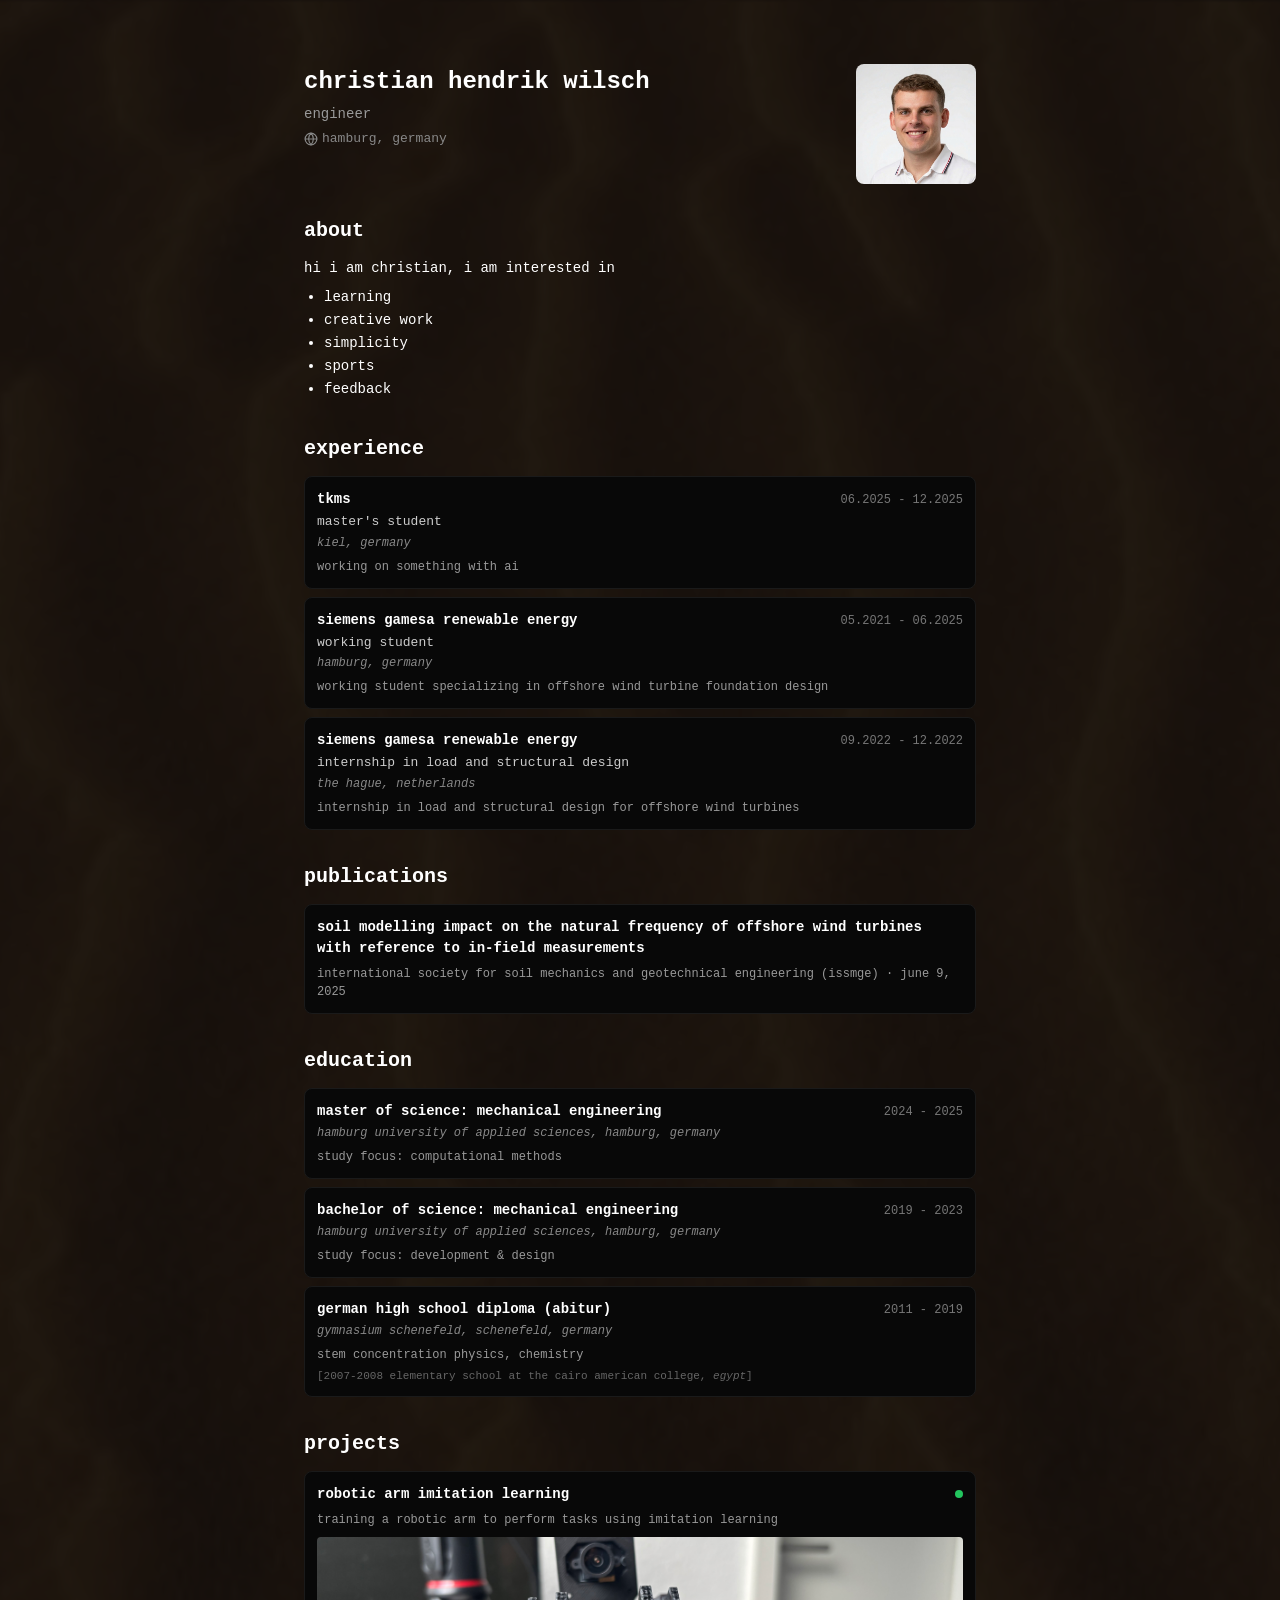
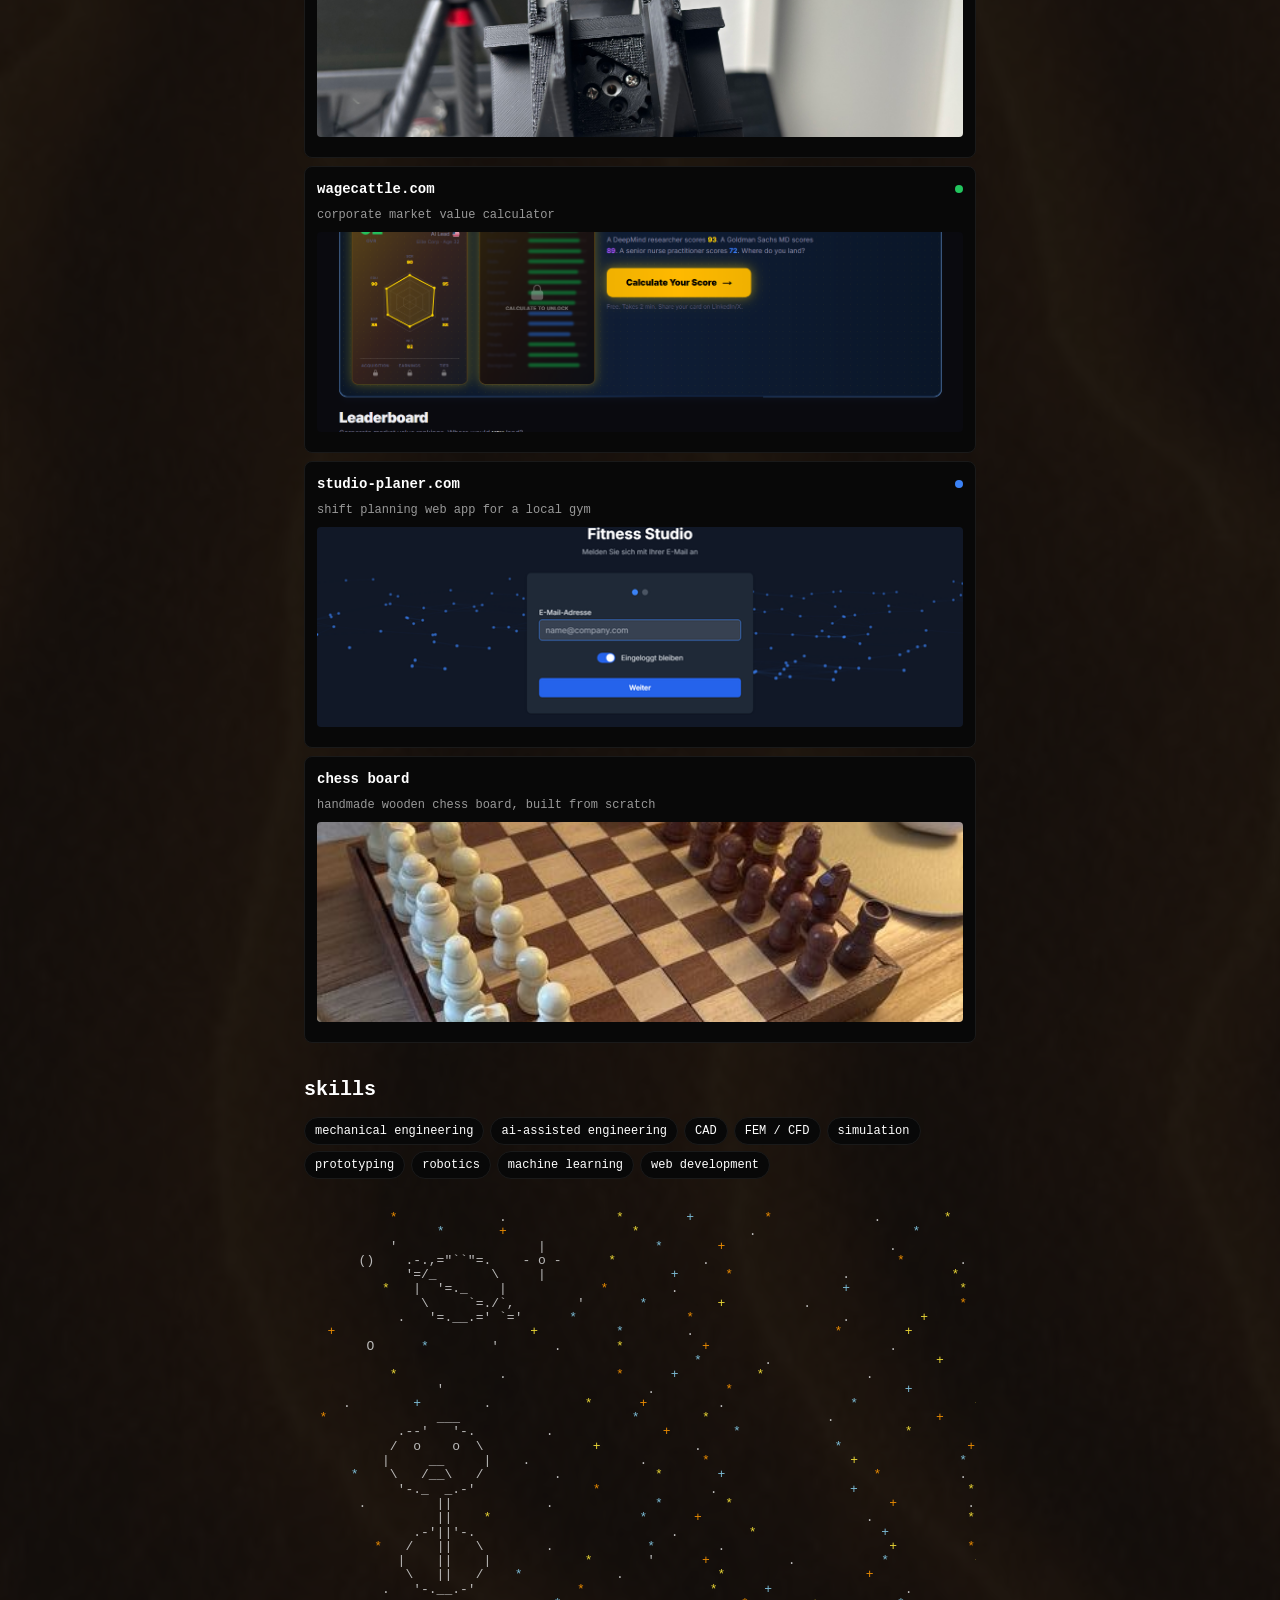
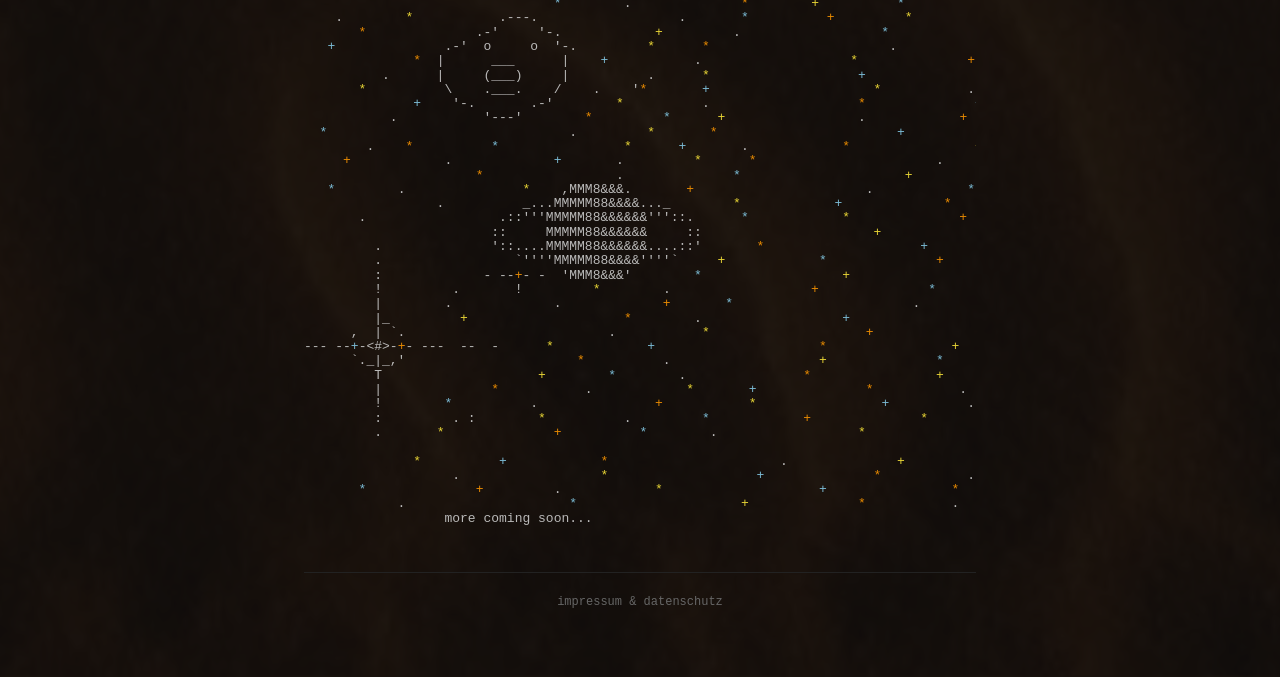
<file: index.html>
<!DOCTYPE html>
<html lang="en">
<head>
    <meta charset="UTF-8">
    <meta name="viewport" content="width=device-width, initial-scale=1.0">
    <title>christian hendrik wilsch</title>
    <link rel="icon" href="smile.png" type="image/png">
    <link rel="stylesheet" href="styles.css">
</head>
<body>

    <div class="container">
        <header class="header">
            <div class="header-left">
                <h1>christian hendrik wilsch</h1>
                <p class="tagline">engineer</p>
                <p class="location">
                    <svg xmlns="http://www.w3.org/2000/svg" width="14" height="14" viewBox="0 0 24 24" fill="none" stroke="currentColor" stroke-width="2" stroke-linecap="round" stroke-linejoin="round"><circle cx="12" cy="12" r="10"/><path d="M2 12h20"/><path d="M12 2a15.3 15.3 0 0 1 4 10 15.3 15.3 0 0 1-4 10 15.3 15.3 0 0 1-4-10 15.3 15.3 0 0 1 4-10z"/></svg>
                    hamburg, germany
                </p>
            </div>
            <img src="pic.png" alt="christian" class="header-pic">
        </header>

        <main>
            <section class="section about">
                <h2>about</h2>
                <p>hi i am christian, i am interested in</p>
                <ul>
                    <li>learning</li>
                    <li>creative work</li>
                    <li>simplicity</li>
                    <li>sports</li>
                    <li>feedback</li>
                </ul>
            </section>

            <section class="section">
                <h2>experience</h2>
                <div class="card">
                    <div class="card-header">
                        <h3>tkms</h3>
                        <span class="card-date">06.2025 - 12.2025</span>
                    </div>
                    <p class="card-subtitle">master's student</p>
                    <p class="card-location">kiel, germany</p>
                    <p class="card-description">working on something with ai</p>
                </div>
                <div class="card">
                    <div class="card-header">
                        <h3>siemens gamesa renewable energy</h3>
                        <span class="card-date">05.2021 - 06.2025</span>
                    </div>
                    <p class="card-subtitle">working student</p>
                    <p class="card-location">hamburg, germany</p>
                    <p class="card-description">working student specializing in offshore wind turbine foundation design</p>
                </div>
                <div class="card">
                    <div class="card-header">
                        <h3>siemens gamesa renewable energy</h3>
                        <span class="card-date">09.2022 - 12.2022</span>
                    </div>
                    <p class="card-subtitle">internship in load and structural design</p>
                    <p class="card-location">the hague, netherlands</p>
                    <p class="card-description">internship in load and structural design for offshore wind turbines</p>
                </div>
            </section>

            <section class="section">
                <h2>publications</h2>
                <div class="card card-clickable">
                    <a href="https://www.issmge.org/uploads/publications/132/133/ISFOG2025-403.pdf" target="_blank" class="card-stretch-link"></a>
                    <div class="card-header">
                        <h3>soil modelling impact on the natural frequency of offshore wind turbines with reference to in-field measurements</h3>
                    </div>
                    <p class="card-description">international society for soil mechanics and geotechnical engineering (issmge) · june 9, 2025</p>
                </div>
            </section>

            <section class="section">
                <h2>education</h2>
                <div class="card">
                    <div class="card-header">
                        <h3>master of science: mechanical engineering</h3>
                        <span class="card-date">2024 - 2025</span>
                    </div>
                    <p class="card-location">hamburg university of applied sciences, hamburg, germany</p>
                    <p class="card-description">study focus: computational methods</p>
                </div>
                <div class="card">
                    <div class="card-header">
                        <h3>bachelor of science: mechanical engineering</h3>
                        <span class="card-date">2019 - 2023</span>
                    </div>
                    <p class="card-location">hamburg university of applied sciences, hamburg, germany</p>
                    <p class="card-description">study focus: development & design</p>
                </div>
                <div class="card">
                    <div class="card-header">
                        <h3>german high school diploma (abitur)</h3>
                        <span class="card-date">2011 - 2019</span>
                    </div>
                    <p class="card-location">gymnasium schenefeld, schenefeld, germany</p>
                    <p class="card-description">stem concentration physics, chemistry</p>
                    <p class="card-note">[2007-2008 elementary school at the cairo american college, <em>egypt</em>]</p>
                </div>
            </section>

            <section class="section">
                <h2>projects</h2>
                <div class="card card-clickable">
                    <a href="robotics.html" class="card-stretch-link"></a>
                    <div class="card-header">
                        <h3>robotic arm imitation learning</h3>
                        <span class="status-dot"></span>
                    </div>
                    <p class="card-description">training a robotic arm to perform tasks using imitation learning</p>
                    <img src="IMG_8067.jpeg" alt="robotic arm preview" class="card-thumb">
                </div>
                <div class="card card-clickable">
                    <a href="https://wagecattle.com" target="_blank" class="card-stretch-link"></a>
                    <div class="card-header">
                        <h3>wagecattle.com</h3>
                        <span class="status-dot"></span>
                    </div>
                    <p class="card-description">corporate market value calculator</p>
                    <img src="wage.png" alt="wagecattle.com preview" class="card-thumb">
                </div>
                <div class="card card-clickable">
                    <a href="https://studio-planer.com" target="_blank" class="card-stretch-link"></a>
                    <div class="card-header">
                        <h3>studio-planer.com</h3>
                        <span class="status-dot blue"></span>
                    </div>
                    <p class="card-description">shift planning web app for a local gym</p>
                    <img src="studio-planer-thumb.png" alt="studio-planer.com preview" class="card-thumb">
                </div>
                <div class="card card-clickable">
                    <a href="chess-board.html" class="card-stretch-link"></a>
                    <div class="card-header">
                        <h3>chess board</h3>
                    </div>
                    <p class="card-description">handmade wooden chess board, built from scratch</p>
                    <img src="chess-board.jpeg" alt="chess board preview" class="card-thumb">
                </div>
            </section>

            <section class="section">
                <h2>skills</h2>
                <div class="tags">
                    <span class="tag">mechanical engineering</span>
                    <span class="tag">ai-assisted engineering</span>
                    <span class="tag">CAD</span>
                    <span class="tag">FEM / CFD</span>
                    <span class="tag">simulation</span>
                    <span class="tag">prototyping</span>
                    <span class="tag">robotics</span>
                    <span class="tag">machine learning</span>
                    <span class="tag">web development</span>
                </div>
            </section>
        </main>

        <!-- ASCII Space Art -->
        <div class="ascii-container">
        <pre class="space-art">           <span class="star-orange star-twinkle">*</span>             .              <span class="star-yellow">*</span>        <span class="star-blue">+</span>         <span class="star-orange">*</span>             .        <span class="star-yellow star-twinkle">*</span>       <span class="star-blue">+</span>           <span class="star-orange">*</span>         .
                 <span class="star-blue">*</span>       <span class="star-orange">+</span>                <span class="star-yellow star-twinkle">*</span>              .                    <span class="star-blue">*</span>                <span class="star-yellow">+</span>        .            <span class="star-orange">*</span>
           '                  |              <span class="star-blue">*</span>       <span class="star-orange star-twinkle">+</span>                     .          <span class="star-yellow">*</span>              <span class="star-blue">+</span>            .
       ()    .-.,="``"=.    - o -      <span class="star-yellow">*</span>           .                        <span class="star-orange">*</span>       .             <span class="star-blue star-twinkle">+</span>                <span class="star-yellow">*</span>
             '=/_       \     |                <span class="star-blue">+</span>      <span class="star-orange">*</span>              .             <span class="star-yellow star-twinkle">*</span>          <span class="star-blue">+</span>                   <span class="star-orange">*</span>        .
          <span class="star-yellow">*</span>   |  '=._    |            <span class="star-orange star-twinkle">*</span>        .                     <span class="star-blue">+</span>              <span class="star-yellow">*</span>       .                 <span class="star-orange">+</span>
               \     `=./`,        '       <span class="star-blue">*</span>         <span class="star-yellow">+</span>          .                   <span class="star-orange star-twinkle">*</span>          <span class="star-blue">+</span>                 .         <span class="star-yellow">*</span>
            .   '=.__.=' `='      <span class="star-blue star-twinkle">*</span>              <span class="star-orange">*</span>                   .         <span class="star-yellow">+</span>               <span class="star-blue">*</span>            <span class="star-orange">+</span>
   <span class="star-orange">+</span>                         <span class="star-yellow star-twinkle">+</span>          <span class="star-blue">*</span>        .                  <span class="star-orange">*</span>        <span class="star-yellow">+</span>                 .           <span class="star-blue">*</span>             <span class="star-orange">+</span>
        O      <span class="star-blue">*</span>        '       .       <span class="star-yellow">*</span>          <span class="star-orange star-twinkle">+</span>                       .           <span class="star-blue">*</span>            <span class="star-yellow">+</span>               <span class="star-orange">*</span>
                                                  <span class="star-blue star-twinkle">*</span>        .                     <span class="star-yellow">+</span>         <span class="star-orange">*</span>                 .               <span class="star-blue">+</span>
           <span class="star-yellow star-twinkle">*</span>             .              <span class="star-orange">*</span>      <span class="star-blue">+</span>          <span class="star-yellow">*</span>             .              <span class="star-orange star-twinkle">+</span>          <span class="star-blue">*</span>               <span class="star-yellow">*</span>
                 '                          .         <span class="star-orange">*</span>                      <span class="star-blue star-twinkle">+</span>              .              <span class="star-yellow">*</span>            <span class="star-orange">+</span>
     .        <span class="star-blue">+</span>        .            <span class="star-yellow star-twinkle">*</span>      <span class="star-orange">+</span>         .                <span class="star-blue">*</span>               <span class="star-yellow">+</span>           .                <span class="star-orange">*</span>
  <span class="star-orange star-twinkle">*</span>              ___                      <span class="star-blue">*</span>        <span class="star-yellow">*</span>               .             <span class="star-orange">+</span>          <span class="star-blue star-twinkle">*</span>                <span class="star-yellow">*</span>
            .--'   '-.         .              <span class="star-orange">+</span>        <span class="star-blue">*</span>                     <span class="star-yellow star-twinkle">*</span>         .           <span class="star-orange">+</span>                <span class="star-blue">*</span>
           /  o    o  \              <span class="star-yellow">+</span>            .                 <span class="star-blue star-twinkle">*</span>                <span class="star-orange">+</span>        .              <span class="star-yellow">*</span>
          |     __     |    .              .       <span class="star-orange star-twinkle">*</span>                  <span class="star-yellow">+</span>             <span class="star-blue">*</span>                .           <span class="star-orange">+</span>
      <span class="star-blue">*</span>    \   /__\   /         .            <span class="star-yellow">*</span>       <span class="star-blue star-twinkle">+</span>                   <span class="star-orange">*</span>          .               <span class="star-yellow">+</span>           <span class="star-blue">*</span>
            '-._  _.-'               <span class="star-orange">*</span>              .                 <span class="star-blue">+</span>              <span class="star-yellow star-twinkle">*</span>          <span class="star-orange">+</span>                .
       .         ||            .             <span class="star-blue star-twinkle">*</span>        <span class="star-yellow">*</span>                    <span class="star-orange">+</span>         .              <span class="star-blue">*</span>              <span class="star-yellow">+</span>
                 ||    <span class="star-yellow star-twinkle">*</span>                   <span class="star-blue">*</span>      <span class="star-orange">+</span>                     .            <span class="star-yellow">*</span>         <span class="star-blue star-twinkle">+</span>                  <span class="star-orange">*</span>
              .-'||'-.                         .         <span class="star-yellow">*</span>                <span class="star-blue">+</span>              <span class="star-orange star-twinkle">*</span>          .                <span class="star-yellow">+</span>
         <span class="star-orange">*</span>   /   ||   \        .            <span class="star-blue star-twinkle">*</span>        .                     <span class="star-yellow">+</span>         <span class="star-orange">*</span>                 <span class="star-blue">+</span>          .
            |    ||    |            <span class="star-yellow star-twinkle">*</span>       '      <span class="star-orange">+</span>          .           <span class="star-blue">*</span>           <span class="star-yellow">+</span>                <span class="star-orange">*</span>
             \   ||   /    <span class="star-blue">*</span>            .            <span class="star-yellow">*</span>                  <span class="star-orange star-twinkle">+</span>              <span class="star-blue">*</span>             .                <span class="star-yellow">+</span>
          .   '-.__.-'             <span class="star-orange">*</span>                <span class="star-yellow star-twinkle">*</span>      <span class="star-blue">+</span>                 .              <span class="star-orange">*</span>          <span class="star-yellow">+</span>               <span class="star-blue">*</span>
                                <span class="star-blue star-twinkle">*</span>        .              <span class="star-orange">*</span>        <span class="star-yellow">+</span>          <span class="star-blue">*</span>                .              <span class="star-orange">+</span>
    .        <span class="star-yellow">*</span>           .---.                  .       <span class="star-blue">*</span>          <span class="star-orange star-twinkle">+</span>         <span class="star-yellow">*</span>                .               <span class="star-blue">+</span>
       <span class="star-orange">*</span>              .-'     '-.            <span class="star-yellow star-twinkle">+</span>         .                  <span class="star-blue">*</span>            <span class="star-orange">+</span>          .                 <span class="star-yellow">*</span>
   <span class="star-blue star-twinkle">+</span>              .-'  o     o  '-.         <span class="star-yellow">*</span>      <span class="star-orange">*</span>                       .              <span class="star-blue">+</span>           <span class="star-yellow star-twinkle">*</span>             <span class="star-orange">+</span>
              <span class="star-orange star-twinkle">*</span>  |      ___      |    <span class="star-blue">+</span>           .                   <span class="star-yellow">*</span>              <span class="star-orange">+</span>         .               <span class="star-blue">*</span>
          .      |     (___)     |          .      <span class="star-yellow star-twinkle">*</span>                   <span class="star-blue">+</span>                <span class="star-orange">*</span>          .              <span class="star-yellow">+</span>
       <span class="star-yellow">*</span>          \    .___.    /    .    '<span class="star-orange star-twinkle">*</span>       <span class="star-blue">+</span>                     <span class="star-yellow">*</span>           .              <span class="star-orange">+</span>            <span class="star-blue star-twinkle">*</span>
              <span class="star-blue">+</span>    '-.       .-'        <span class="star-yellow star-twinkle">*</span>          .                   <span class="star-orange">*</span>              <span class="star-blue">+</span>         <span class="star-yellow">*</span>                .
           .           '---'        <span class="star-orange star-twinkle">*</span>         <span class="star-blue">*</span>      <span class="star-yellow">+</span>                 .            <span class="star-orange">+</span>                <span class="star-blue">*</span>          <span class="star-yellow">*</span>
  <span class="star-blue star-twinkle">*</span>                               .         <span class="star-yellow">*</span>       <span class="star-orange">*</span>                       <span class="star-blue">+</span>          .              <span class="star-yellow">*</span>             <span class="star-orange star-twinkle">+</span>
        .    <span class="star-orange">*</span>          <span class="star-blue star-twinkle">*</span>                <span class="star-yellow">*</span>      <span class="star-blue">+</span>       .            <span class="star-orange">*</span>                <span class="star-yellow star-twinkle">+</span>         .              <span class="star-blue">*</span>
     <span class="star-orange star-twinkle">+</span>            .             <span class="star-blue">+</span>       .         <span class="star-yellow">*</span>      <span class="star-orange">*</span>                       .              <span class="star-blue">+</span>          <span class="star-yellow star-twinkle">*</span>             <span class="star-orange">+</span>
                      <span class="star-orange">*</span>                 .              <span class="star-blue star-twinkle">*</span>                     <span class="star-yellow">+</span>              <span class="star-orange">*</span>          .                <span class="star-blue">+</span>
   <span class="star-blue star-twinkle">*</span>        .               <span class="star-yellow">*</span>    ,MMM8&&&.       <span class="star-orange">+</span>                      .            <span class="star-blue">*</span>              <span class="star-yellow star-twinkle">+</span>            <span class="star-orange">*</span>
                 .          _...MMMMM88&&&&..._        <span class="star-yellow star-twinkle">*</span>            <span class="star-blue">+</span>             <span class="star-orange">*</span>          .              <span class="star-yellow">+</span>
       .                 .::'''MMMMM88&&&&&&'''::.      <span class="star-blue star-twinkle">*</span>            <span class="star-yellow">*</span>              <span class="star-orange">+</span>         .            <span class="star-blue">*</span>
                        ::     MMMMM88&&&&&&     ::                      <span class="star-yellow star-twinkle">+</span>            <span class="star-orange">*</span>                .              <span class="star-blue">+</span>
         .              '::....MMMMM88&&&&&&....::'       <span class="star-orange star-twinkle">*</span>                    <span class="star-blue">+</span>         <span class="star-yellow">*</span>                 .            <span class="star-orange">+</span>
         .                 `''''MMMMM88&&&&''''`     <span class="star-yellow">+</span>            <span class="star-blue star-twinkle">*</span>              <span class="star-orange">+</span>          <span class="star-yellow">*</span>              .
         :             - --<span class="star-orange star-twinkle">+</span>- -  'MMM8&&&'        <span class="star-blue">*</span>                  <span class="star-yellow">+</span>                <span class="star-orange">*</span>          .              <span class="star-blue">+</span>
         !         .       !         <span class="star-yellow star-twinkle">*</span>        .                  <span class="star-orange">+</span>              <span class="star-blue">*</span>           <span class="star-yellow">+</span>                .
         |        .             .             <span class="star-orange">+</span>       <span class="star-blue star-twinkle">*</span>                       .            <span class="star-yellow">*</span>              <span class="star-orange">+</span>           <span class="star-blue">*</span>
         |_         <span class="star-yellow star-twinkle">+</span>                    <span class="star-orange">*</span>        .                  <span class="star-blue">+</span>                <span class="star-yellow">*</span>          .              <span class="star-orange">+</span>
      ,  | `.                          .           <span class="star-yellow">*</span>                    <span class="star-orange star-twinkle">+</span>              <span class="star-blue">*</span>         <span class="star-yellow">+</span>                 .
--- --<span class="star-blue star-twinkle">+</span>-<#>-<span class="star-orange">+</span>- ---  --  -      <span class="star-yellow">*</span>            <span class="star-blue">+</span>                     <span class="star-orange">*</span>                <span class="star-yellow star-twinkle">+</span>          .             <span class="star-blue">*</span>
      `._|_,'                      <span class="star-orange star-twinkle">*</span>          .                   <span class="star-yellow">+</span>              <span class="star-blue">*</span>             <span class="star-orange">+</span>                .
         T                    <span class="star-yellow star-twinkle">+</span>        <span class="star-blue">*</span>        .               <span class="star-orange">*</span>                <span class="star-yellow">+</span>         <span class="star-blue star-twinkle">*</span>                 .
         |              <span class="star-orange star-twinkle">*</span>           .            <span class="star-yellow">*</span>       <span class="star-blue">+</span>              <span class="star-orange">*</span>           .               <span class="star-yellow">+</span>
         !        <span class="star-blue star-twinkle">*</span>          .               <span class="star-orange">+</span>           <span class="star-yellow">*</span>                <span class="star-blue">+</span>          .              <span class="star-orange">*</span>
         :         . :        <span class="star-yellow star-twinkle">*</span>          .         <span class="star-blue">*</span>            <span class="star-orange">+</span>              <span class="star-yellow">*</span>          .             <span class="star-blue">+</span>
         .       <span class="star-yellow">*</span>              <span class="star-orange star-twinkle">+</span>          <span class="star-blue">*</span>        .                  <span class="star-yellow">*</span>                <span class="star-orange">+</span>         <span class="star-blue star-twinkle">*</span>                 .

              <span class="star-yellow star-twinkle">*</span>          <span class="star-blue">+</span>            <span class="star-orange">*</span>                      .              <span class="star-yellow">+</span>           <span class="star-blue star-twinkle">*</span>                <span class="star-orange">+</span>          .
                   .                  <span class="star-yellow">*</span>                   <span class="star-blue star-twinkle">+</span>              <span class="star-orange">*</span>           .               <span class="star-yellow">+</span>             <span class="star-blue">*</span>
       <span class="star-blue">*</span>              <span class="star-orange star-twinkle">+</span>         .            <span class="star-yellow">*</span>                    <span class="star-blue">+</span>                <span class="star-orange star-twinkle">*</span>          .              <span class="star-yellow">+</span>
            .                     <span class="star-blue star-twinkle">*</span>                     <span class="star-yellow">+</span>              <span class="star-orange">*</span>           .               <span class="star-blue">+</span>             <span class="star-yellow star-twinkle">*</span>
                  more coming soon...
        </pre>
        </div>

        <footer class="footer">
            <a href="legal.html" class="footer-link">impressum & datenschutz</a>
        </footer>

    </div>

<script>
document.addEventListener('DOMContentLoaded', () => {
    const container = document.querySelector('.ascii-container');
    if (!container) return;

    const stars = Array.from(container.querySelectorAll('span[class*="star-"]'));
    if (!stars.length) return;

    const MOUSE_RADIUS = 150;
    const MAX_OFFSET = 180;
    const RETURN_SPEED = 0.3;

    let mouseX = null;
    let mouseY = null;

    const starData = stars.map(el => {
        const rect = el.getBoundingClientRect();
        const contRect = container.getBoundingClientRect();
        return {
            el,
            x: rect.left - contRect.left + container.scrollLeft + rect.width / 2,
            y: rect.top - contRect.top + rect.height / 2,
            offsetX: 0,
            offsetY: 0
        };
    });

    function recache() {
        const contRect = container.getBoundingClientRect();
        starData.forEach(s => {
            s.el.style.transform = '';
            s.offsetX = 0;
            s.offsetY = 0;
        });
        requestAnimationFrame(() => {
            starData.forEach(s => {
                const rect = s.el.getBoundingClientRect();
                s.x = rect.left - contRect.left + container.scrollLeft + rect.width / 2;
                s.y = rect.top - contRect.top + rect.height / 2;
            });
        });
    }

    let resizeTimer;
    window.addEventListener('resize', () => {
        clearTimeout(resizeTimer);
        resizeTimer = setTimeout(recache, 200);
    });

    container.addEventListener('mousemove', e => {
        const contRect = container.getBoundingClientRect();
        mouseX = e.clientX - contRect.left + container.scrollLeft;
        mouseY = e.clientY - contRect.top;
    });

    container.addEventListener('mouseleave', () => {
        mouseX = null;
        mouseY = null;
    });

    function tick() {
        for (const s of starData) {
            let pushed = false;

            if (mouseX !== null) {
                const dx = s.x + s.offsetX - mouseX;
                const dy = s.y + s.offsetY - mouseY;
                const dist = Math.sqrt(dx * dx + dy * dy);

                if (dist < MOUSE_RADIUS && dist > 0) {
                    const force = (1 - dist / MOUSE_RADIUS);
                    const angle = Math.atan2(dy, dx);
                    s.offsetX += Math.cos(angle) * force * 8;
                    s.offsetY += Math.sin(angle) * force * 8;

                    const mag = Math.sqrt(s.offsetX * s.offsetX + s.offsetY * s.offsetY);
                    if (mag > MAX_OFFSET) {
                        s.offsetX = (s.offsetX / mag) * MAX_OFFSET;
                        s.offsetY = (s.offsetY / mag) * MAX_OFFSET;
                    }
                    pushed = true;
                }
            }

            if (!pushed) {
                const mag = Math.sqrt(s.offsetX * s.offsetX + s.offsetY * s.offsetY);
                if (mag > 0.5) {
                    s.offsetX -= (s.offsetX / mag) * RETURN_SPEED;
                    s.offsetY -= (s.offsetY / mag) * RETURN_SPEED;
                } else {
                    s.offsetX = 0;
                    s.offsetY = 0;
                }
            }

            if (s.offsetX === 0 && s.offsetY === 0) {
                s.el.style.transform = '';
            } else {
                s.el.style.transform = `translate(${s.offsetX}px, ${s.offsetY}px)`;
            }
        }
        requestAnimationFrame(tick);
    }

    requestAnimationFrame(tick);
});
</script>
</body>
</html>
</file>
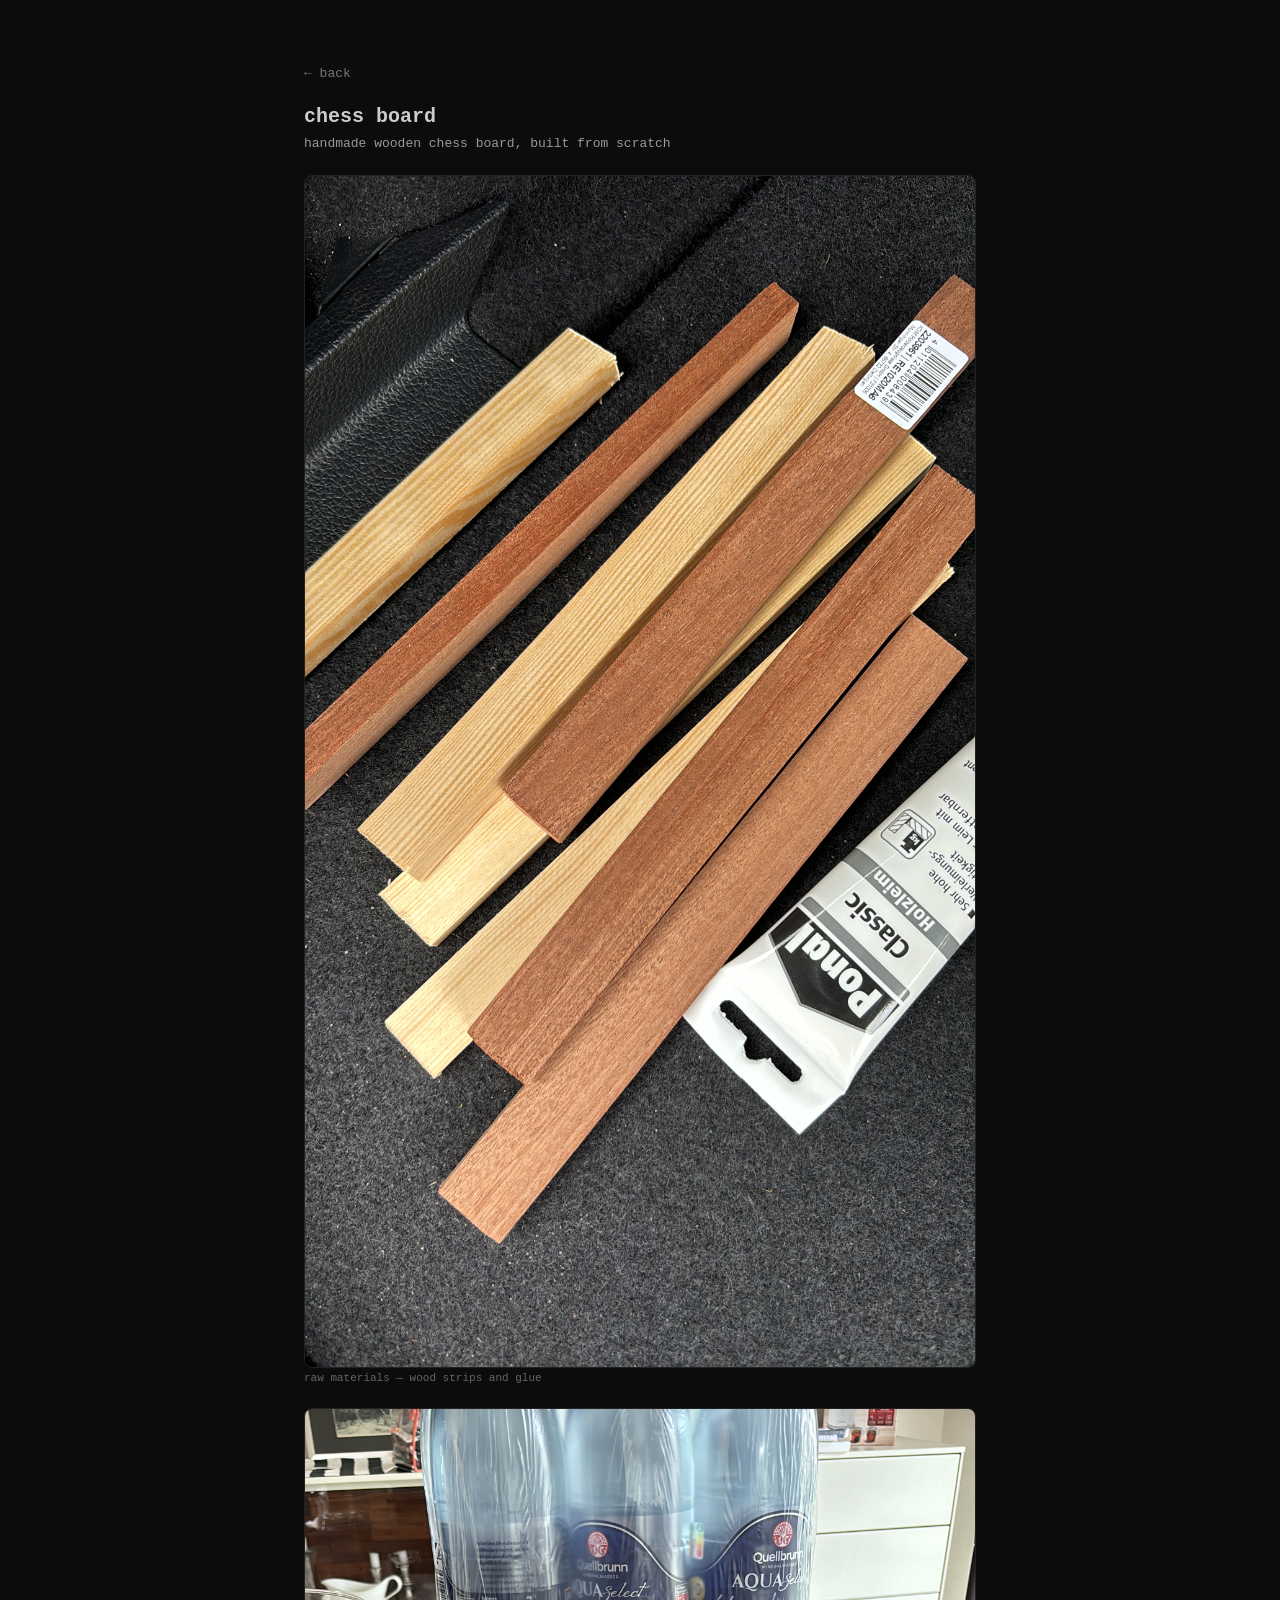
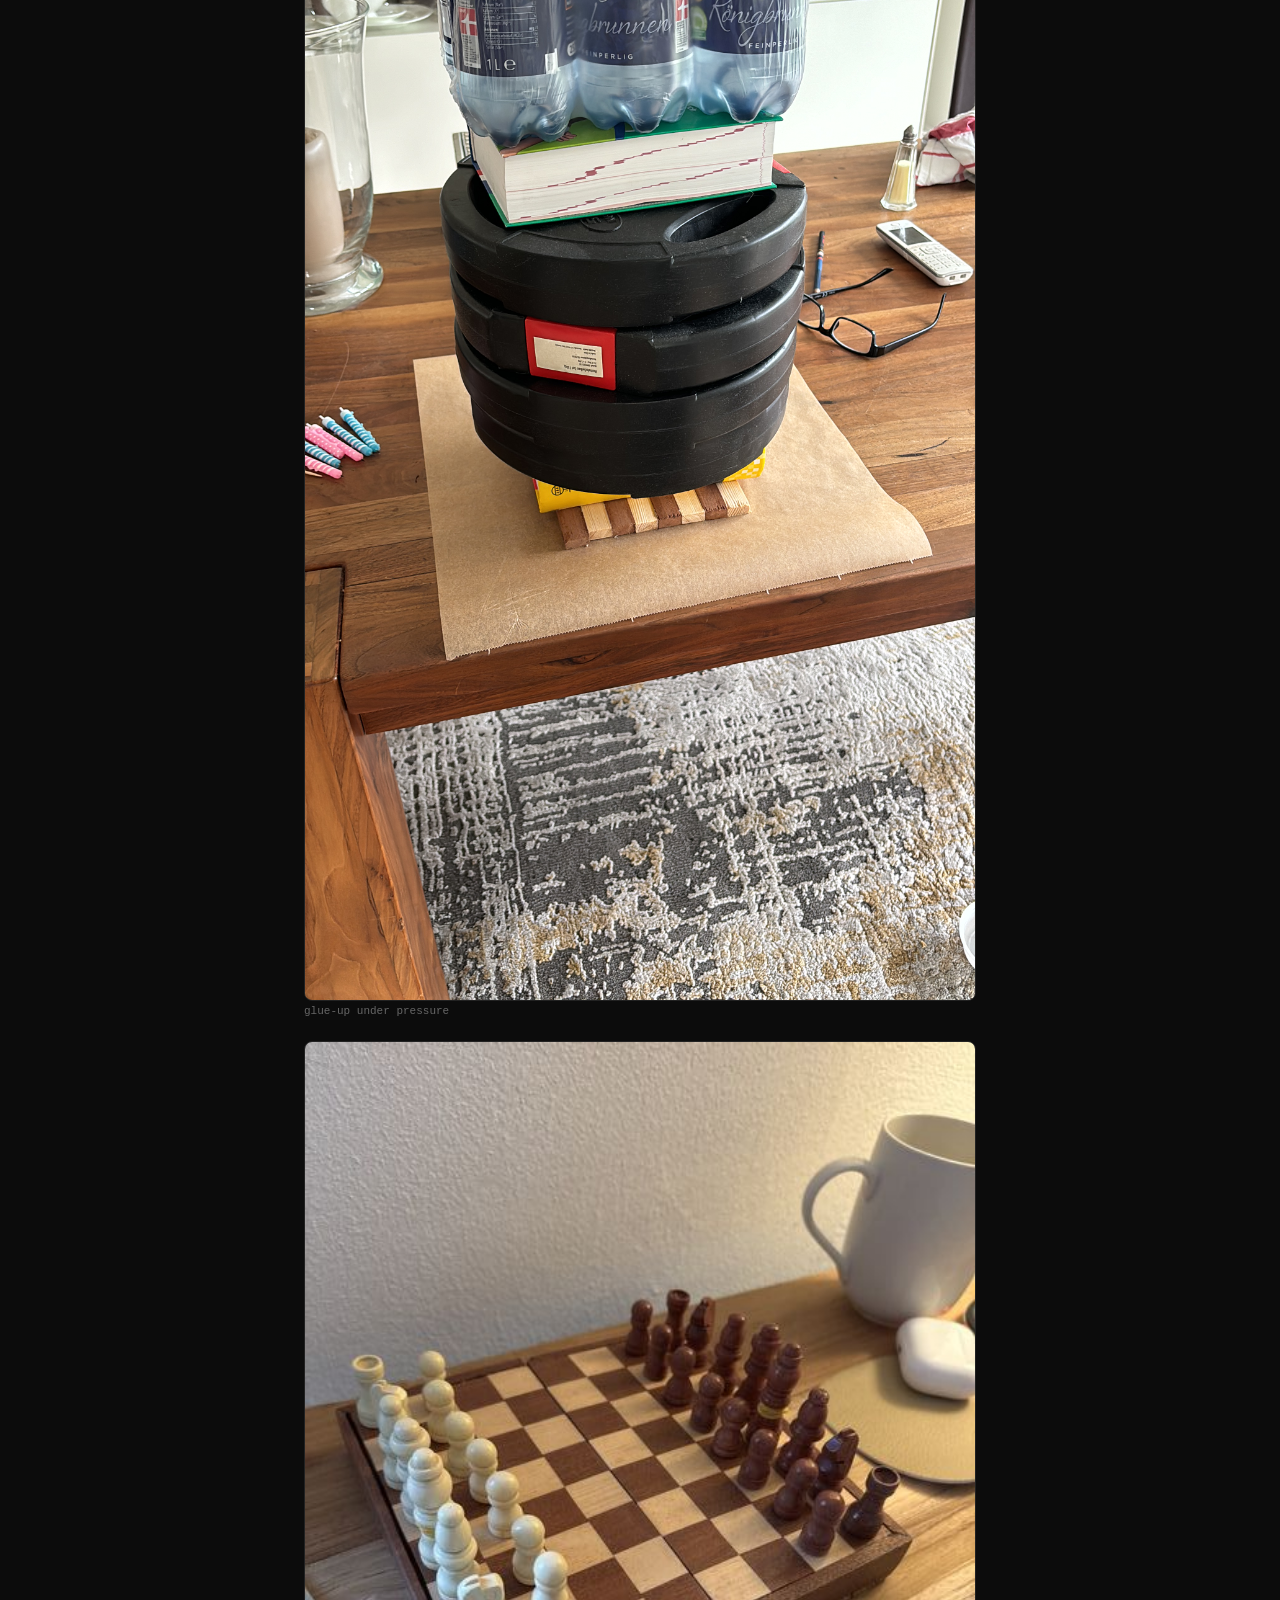
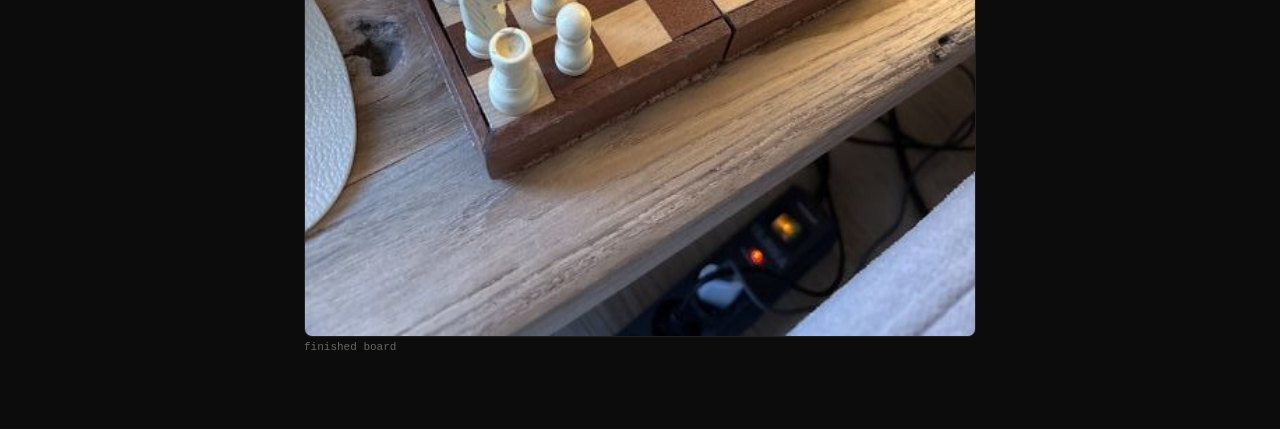
<file: chess-board.html>
<!DOCTYPE html>
<html lang="en">
<head>
    <meta charset="UTF-8">
    <meta name="viewport" content="width=device-width, initial-scale=1.0">
    <title>chess board — christian hendrik wilsch</title>
    <link rel="icon" href="smile.png" type="image/png">
    <style>
        * { margin: 0; padding: 0; box-sizing: border-box; }
        body {
            font-family: 'Consolas', 'Courier New', monospace;
            background-color: #0c0c0c;
            color: #cccccc;
            padding: 16px;
            display: flex;
            justify-content: center;
        }
        .container {
            max-width: 672px;
            width: 100%;
        }
        .back {
            font-size: 13px;
            color: #777777;
            text-decoration: none;
            display: inline-block;
            margin-bottom: 24px;
        }
        .back:hover { color: #cccccc; }
        h1 {
            font-size: 20px;
            font-weight: 700;
            margin-bottom: 8px;
        }
        .description {
            font-size: 13px;
            color: #999999;
            margin-bottom: 24px;
        }
        .gallery {
            display: flex;
            flex-direction: column;
            gap: 12px;
        }
        .gallery img {
            width: 100%;
            border-radius: 8px;
            border: 1px solid #222222;
            display: block;
        }
        .caption {
            font-size: 11px;
            color: #666666;
            margin-top: 4px;
            margin-bottom: 12px;
        }
        @media (min-width: 768px) {
            body { padding: 64px 16px; }
        }
    </style>
</head>
<body>
    <div class="container">
        <a href="index.html" class="back">← back</a>
        <h1>chess board</h1>
        <p class="description">handmade wooden chess board, built from scratch</p>
        <div class="gallery">
            <div>
                <img src="chess-board-materials.jpg" alt="wood strips and glue — raw materials">
                <p class="caption">raw materials — wood strips and glue</p>
            </div>
            <div>
                <img src="chess-board-glueup.jpg" alt="glue-up under pressure with weights">
                <p class="caption">glue-up under pressure</p>
            </div>
            <div>
                <img src="chess-board.jpeg" alt="finished chess board">
                <p class="caption">finished board</p>
            </div>
        </div>
    </div>
</body>
</html>
</file>
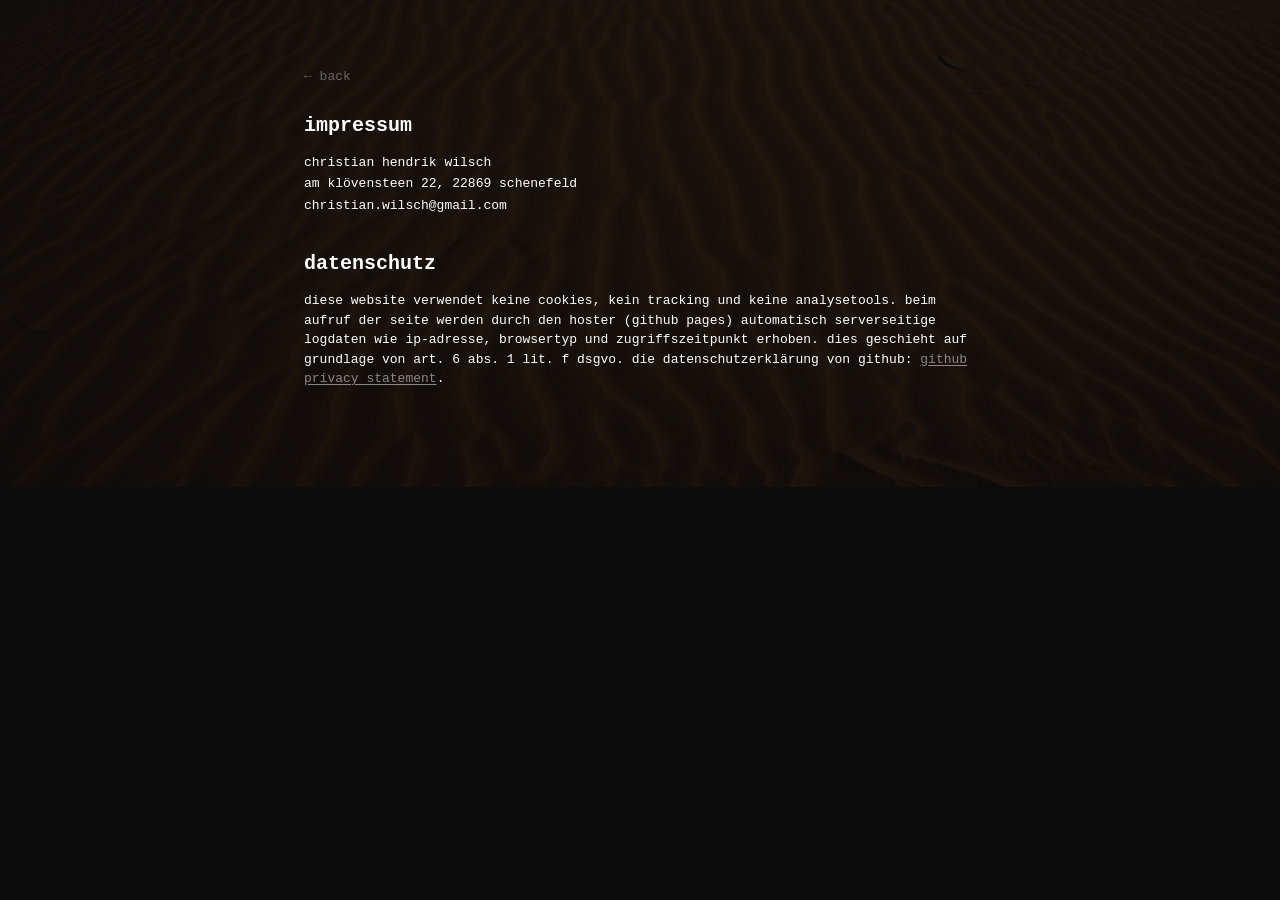
<file: legal.html>
<!DOCTYPE html>
<html lang="de">
<head>
    <meta charset="UTF-8">
    <meta name="viewport" content="width=device-width, initial-scale=1.0">
    <title>impressum & datenschutz</title>
    <link rel="icon" href="smile.png" type="image/png">
    <link rel="stylesheet" href="styles.css">
</head>
<body>

    <div class="container">
        <a href="index.html" class="back-link">&larr; back</a>

        <section class="section legal">
            <h2>impressum</h2>
            <p>christian hendrik wilsch</p>
            <p>am klövensteen 22, 22869 schenefeld</p>
            <p>christian.wilsch@gmail.com</p>
        </section>

        <section class="section legal">
            <h2>datenschutz</h2>
            <p>diese website verwendet keine cookies, kein tracking und keine analysetools. beim aufruf der seite werden durch den hoster (github pages) automatisch serverseitige logdaten wie ip-adresse, browsertyp und zugriffszeitpunkt erhoben. dies geschieht auf grundlage von art. 6 abs. 1 lit. f dsgvo. die datenschutzerklärung von github: <a class="impressum-link" href="https://docs.github.com/en/site-policy/privacy-policies/github-general-privacy-statement" target="_blank">github privacy statement</a>.</p>
        </section>
    </div>

</body>
</html>
</file>
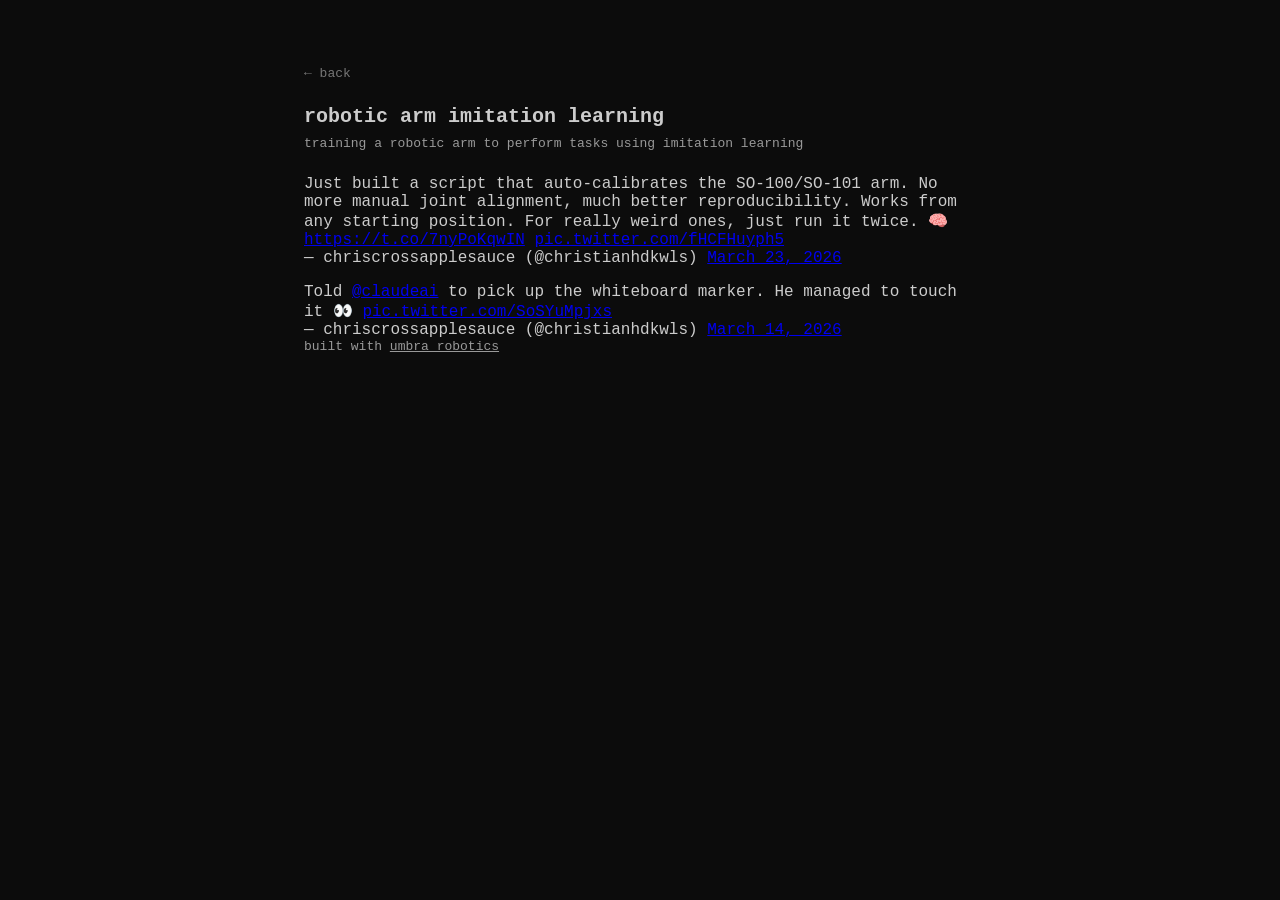
<file: robotics.html>
<!DOCTYPE html>
<html lang="en">
<head>
    <meta charset="UTF-8">
    <meta name="viewport" content="width=device-width, initial-scale=1.0">
    <title>robotic arm — christian hendrik wilsch</title>
    <link rel="icon" href="smile.png" type="image/png">
    <style>
        * { margin: 0; padding: 0; box-sizing: border-box; }
        body {
            font-family: 'Consolas', 'Courier New', monospace;
            background-color: #0c0c0c;
            color: #cccccc;
            padding: 16px;
            display: flex;
            justify-content: center;
        }
        .container {
            max-width: 672px;
            width: 100%;
        }
        .back {
            font-size: 13px;
            color: #777777;
            text-decoration: none;
            display: inline-block;
            margin-bottom: 24px;
        }
        .back:hover { color: #cccccc; }
        h1 {
            font-size: 20px;
            font-weight: 700;
            margin-bottom: 8px;
        }
        .description {
            font-size: 13px;
            color: #999999;
            margin-bottom: 24px;
        }
        .tweets {
            display: flex;
            flex-direction: column;
            gap: 16px;
        }
        .tweets .twitter-tweet {
            margin: 0 !important;
        }
        @media (min-width: 768px) {
            body { padding: 64px 16px; }
        }
    </style>
</head>
<body>
    <div class="container">
        <a href="index.html" class="back">← back</a>
        <h1>robotic arm imitation learning</h1>
        <p class="description">training a robotic arm to perform tasks using imitation learning</p>
        <div class="tweets">
            <blockquote class="twitter-tweet" data-theme="dark"><p lang="en" dir="ltr">Just built a script that auto-calibrates the SO-100/SO-101 arm. No more manual joint alignment, much better reproducibility. Works from any starting position. For really weird ones, just run it twice. 🧠<a href="https://t.co/7nyPoKqwIN">https://t.co/7nyPoKqwIN</a> <a href="https://t.co/fHCFHuyph5">pic.twitter.com/fHCFHuyph5</a></p>&mdash; chriscrossapplesauce (@christianhdkwls) <a href="https://twitter.com/christianhdkwls/status/2036128733606666610?ref_src=twsrc%5Etfw">March 23, 2026</a></blockquote>
            <blockquote class="twitter-tweet" data-theme="dark"><p lang="en" dir="ltr">Told <a href="https://twitter.com/claudeai?ref_src=twsrc%5Etfw">@claudeai</a> to pick up the whiteboard marker. He managed to touch it 👀 <a href="https://t.co/SoSYuMpjxs">pic.twitter.com/SoSYuMpjxs</a></p>&mdash; chriscrossapplesauce (@christianhdkwls) <a href="https://twitter.com/christianhdkwls/status/2032962210931024171?ref_src=twsrc%5Etfw">March 14, 2026</a></blockquote>
        </div>
        <script async src="https://platform.twitter.com/widgets.js" charset="utf-8"></script>
        <p class="description">built with <a href="https://umbra-robotics.com/" target="_blank" style="color: #999999;">umbra robotics</a></p>
    </div>
</body>
</html>
</file>
<file: styles.css>
/* Reset */
* {
    margin: 0;
    padding: 0;
    box-sizing: border-box;
}

body {
    font-family: 'Consolas', 'Courier New', monospace;
    line-height: 1.5;
    color: #ffffff;
    background-color: #0c0c0c;
    padding: 16px;
    display: flex;
    justify-content: center;
    position: relative;
}

body::before {
    content: '';
    position: absolute;
    top: 0;
    left: 0;
    width: 100%;
    height: 100%;
    background-image: url(dune.jpg);
    background-size: cover;
    background-position: center;
    opacity: 0.1;
    pointer-events: none;
    z-index: -1;
}

.container {
    max-width: 672px;
    width: 100%;
}

/* Header */
.header {
    margin-bottom: 32px;
    display: flex;
    justify-content: space-between;
    align-items: flex-start;
}

.header-pic {
    width: 120px;
    height: 120px;
    border-radius: 8px;
    object-fit: cover;
    flex-shrink: 0;
}

.header-left h1 {
    font-size: 24px;
    font-weight: 700;
    margin-bottom: 4px;
}

.tagline {
    font-size: 14px;
    color: #999999;
    margin-bottom: 4px;
}

.location {
    font-size: 13px;
    color: #888888;
    display: flex;
    align-items: center;
    gap: 4px;
}

.location svg {
    flex-shrink: 0;
}

/* Sections */
.section {
    margin-bottom: 32px;
    overflow: hidden;
}

.section h2 {
    font-size: 20px;
    font-weight: 700;
    margin-bottom: 12px;
}

/* About */
.about p {
    font-size: 14px;
    margin-bottom: 8px;
}

.about ul {
    padding-left: 20px;
    font-size: 14px;
}

.about li {
    margin-bottom: 2px;
}

/* Cards */
.card {
    background: #080808;
    border: 1px solid #1a1a1a;
    border-radius: 8px;
    padding: 12px;
    margin-bottom: 8px;
    overflow: hidden;
}

.card:last-child {
    margin-bottom: 0;
}

.card-header {
    display: flex;
    justify-content: space-between;
    align-items: baseline;
    gap: 12px;
}

.card-header h3 {
    font-size: 14px;
    font-weight: 600;
}

.card-date {
    font-size: 12px;
    color: #777777;
    white-space: nowrap;
}

.card-subtitle {
    font-size: 13px;
    color: #cccccc;
    margin-top: 2px;
}

.card-location {
    font-size: 12px;
    color: #888888;
    font-style: italic;
    margin-top: 2px;
}

.card-description {
    font-size: 12px;
    color: #999999;
    margin-top: 6px;
}

.card-note {
    font-size: 11px;
    color: #666666;
    margin-top: 4px;
}

.status-dot {
    width: 8px;
    height: 8px;
    border-radius: 50%;
    background: #22c55e;
    flex-shrink: 0;
}

.status-dot.blue {
    background: #3b82f6;
}

.card-thumb {
    width: 100%;
    height: 200px;
    border-radius: 4px;
    margin-top: 8px;
    object-fit: cover;
}

.card-clickable {
    position: relative;
    transition: border-color 0.2s;
    cursor: pointer;
}

.card-clickable:hover {
    border-color: #444444;
}

.card-stretch-link {
    position: absolute;
    top: 0;
    left: 0;
    right: 0;
    bottom: 0;
    z-index: 1;
}

.card-link {
    color: inherit;
    text-decoration: none;
    border-bottom: 1px solid #444444;
}

.card-link:hover {
    color: #ffffff;
    border-bottom-color: #ffffff;
}

/* Skills */
.skill-group {
    margin-bottom: 14px;
}

.skill-group:last-child {
    margin-bottom: 0;
}

.skill-group-label {
    font-size: 11px;
    color: #555555;
    text-transform: uppercase;
    letter-spacing: 1px;
    margin-bottom: 6px;
}

.tags {
    display: flex;
    flex-wrap: wrap;
    gap: 6px;
    min-width: 0;
    max-width: 100%;
}

.tag {
    font-size: 12px;
    padding: 4px 10px;
    border: 1px solid #1a1a1a;
    border-radius: 999px;
    background: #080808;
    color: #ffffff;
    max-width: 100%;
    overflow: hidden;
    text-overflow: ellipsis;
    white-space: nowrap;
    flex-shrink: 0;
}

/* ASCII Art */
.ascii-container {
    overflow-x: auto;
    margin-top: 32px;
}

.space-art {
    font-family: 'Consolas', 'Courier New', monospace;
    font-size: 13px;
    color: #cccccc;
    line-height: 1.1;
    margin: 0;
    pointer-events: auto;
    cursor: default;
    opacity: 0.9;
}

.star-yellow {
    color: #ffeb3b;
}

.star-orange {
    color: #ff9800;
}

.star-blue {
    color: #87ceeb;
}

.star-yellow, .star-orange, .star-blue {
    display: inline-block;
}

/* Twinkle animation */
@keyframes twinkle {
    0% {
        opacity: 1;
        filter: hue-rotate(0deg);
    }
    25% {
        opacity: 0.4;
        filter: hue-rotate(90deg);
    }
    50% {
        opacity: 1;
        filter: hue-rotate(180deg);
    }
    75% {
        opacity: 0.4;
        filter: hue-rotate(270deg);
    }
    100% {
        opacity: 1;
        filter: hue-rotate(360deg);
    }
}

.star-twinkle {
    animation: twinkle 3s ease-in-out infinite;
}

.star-twinkle:nth-of-type(2n) {
    animation-duration: 2.5s;
    animation-delay: 0.3s;
}

.star-twinkle:nth-of-type(3n) {
    animation-duration: 3.5s;
    animation-delay: 0.6s;
}

.star-twinkle:nth-of-type(4n) {
    animation-duration: 2.8s;
    animation-delay: 0.9s;
}

.star-twinkle:nth-of-type(5n) {
    animation-duration: 3.2s;
    animation-delay: 0.2s;
}

.star-twinkle:nth-of-type(6n) {
    animation-duration: 2.6s;
    animation-delay: 0.7s;
}

/* Footer */
.footer {
    margin-top: 32px;
    padding-top: 16px;
    border-top: 1px solid #222222;
    text-align: center;
}

.footer-link {
    font-size: 12px;
    color: #666666;
    text-decoration: none;
}

.footer-link:hover {
    color: #999999;
}

/* Legal page */
.back-link {
    display: inline-block;
    font-size: 13px;
    color: #666666;
    text-decoration: none;
    margin-bottom: 24px;
}

.back-link:hover {
    color: #999999;
}

.legal p {
    font-size: 13px;
    margin-bottom: 2px;
}

.impressum-link {
    color: #888888;
    text-decoration: underline;
    text-underline-offset: 2px;
}

.impressum-link:hover {
    color: #cccccc;
}

/* Responsive */
@media (max-width: 479px) {
    .header-left h1 {
        font-size: 20px;
    }

    .card-header {
        flex-direction: column;
        gap: 2px;
    }

    .card-date {
        order: -1;
    }

    .tags {
        gap: 5px;
    }

    .tag {
        font-size: 11px;
        padding: 3px 8px;
    }

    .skill-group {
        margin-bottom: 12px;
    }

    .skill-group-label {
        font-size: 10px;
        margin-bottom: 5px;
    }

    .space-art {
        font-size: 10px;
    }

    .card-thumb {
        height: 120px;
    }

}

@media (min-width: 768px) {
    body {
        padding: 64px 16px;
    }
}
</file>
